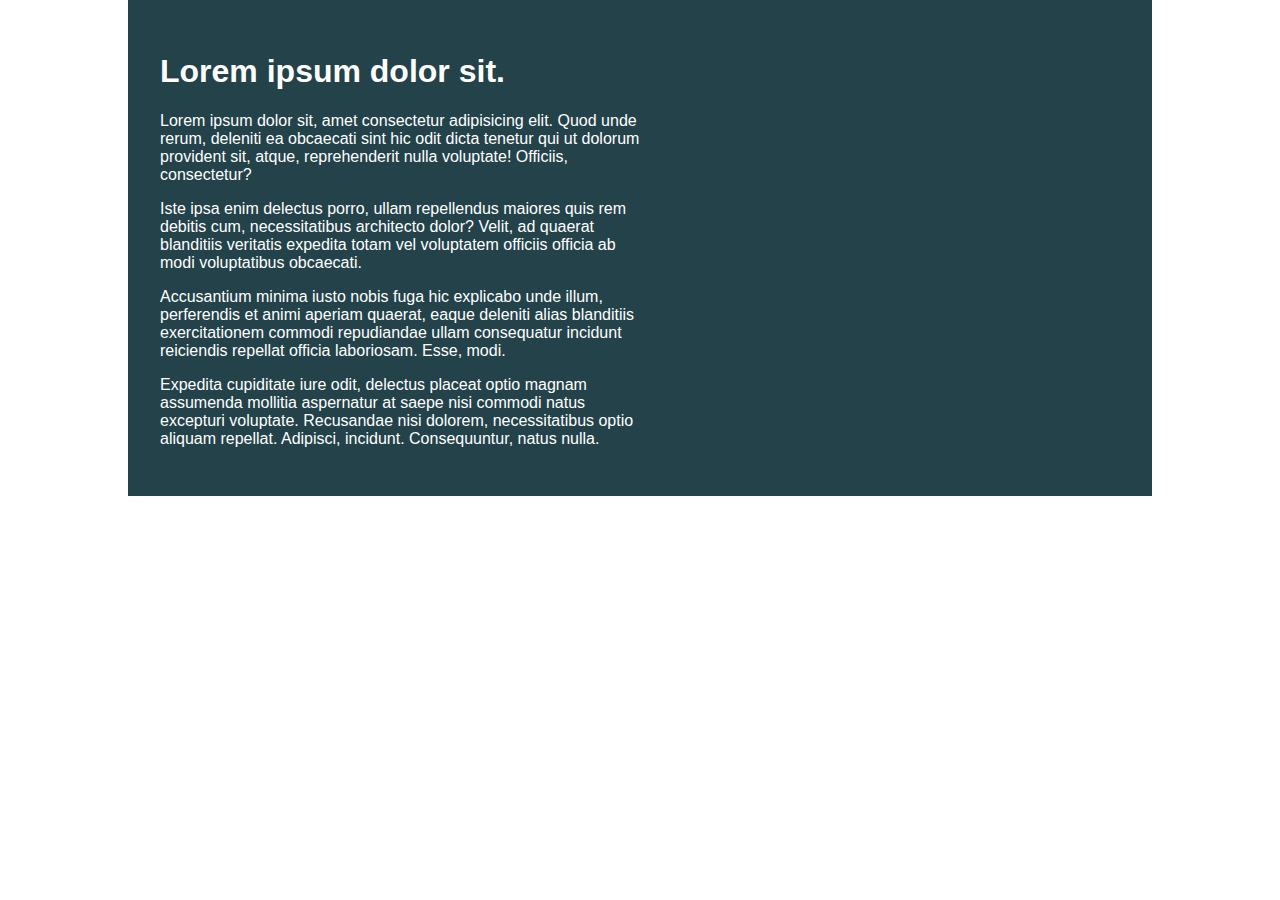
<file: challenge01/index.html>
<!DOCTYPE html>
<html lang="en">

<head>
    <meta charset="UTF-8">
    <meta name="viewport" content="width=device-width, initial-scale=1.0">
    <title>Day 01</title>

    <link rel="stylesheet" href="style.css">
</head>

<body>
    <div class="container">
        <div class="intro-content">
            <h1>Lorem ipsum dolor sit.</h1>
            <p>Lorem ipsum dolor sit, amet consectetur adipisicing elit. Quod unde rerum, deleniti ea obcaecati sint hic
                odit dicta tenetur qui ut dolorum provident sit, atque, reprehenderit nulla voluptate! Officiis,
                consectetur?</p>
            <p>Iste ipsa enim delectus porro, ullam repellendus maiores quis rem debitis cum, necessitatibus architecto
                dolor? Velit, ad quaerat blanditiis veritatis expedita totam vel voluptatem officiis officia ab modi
                voluptatibus obcaecati.</p>
            <p>Accusantium minima iusto nobis fuga hic explicabo unde illum, perferendis et animi aperiam quaerat, eaque
                deleniti alias blanditiis exercitationem commodi repudiandae ullam consequatur incidunt reiciendis
                repellat officia laboriosam. Esse, modi.</p>
            <p>Expedita cupiditate iure odit, delectus placeat optio magnam assumenda mollitia aspernatur at saepe nisi
                commodi natus excepturi voluptate. Recusandae nisi dolorem, necessitatibus optio aliquam repellat.
                Adipisci, incidunt. Consequuntur, natus nulla.</p>
        </div>
    </div>
</body>

</html>
</file>
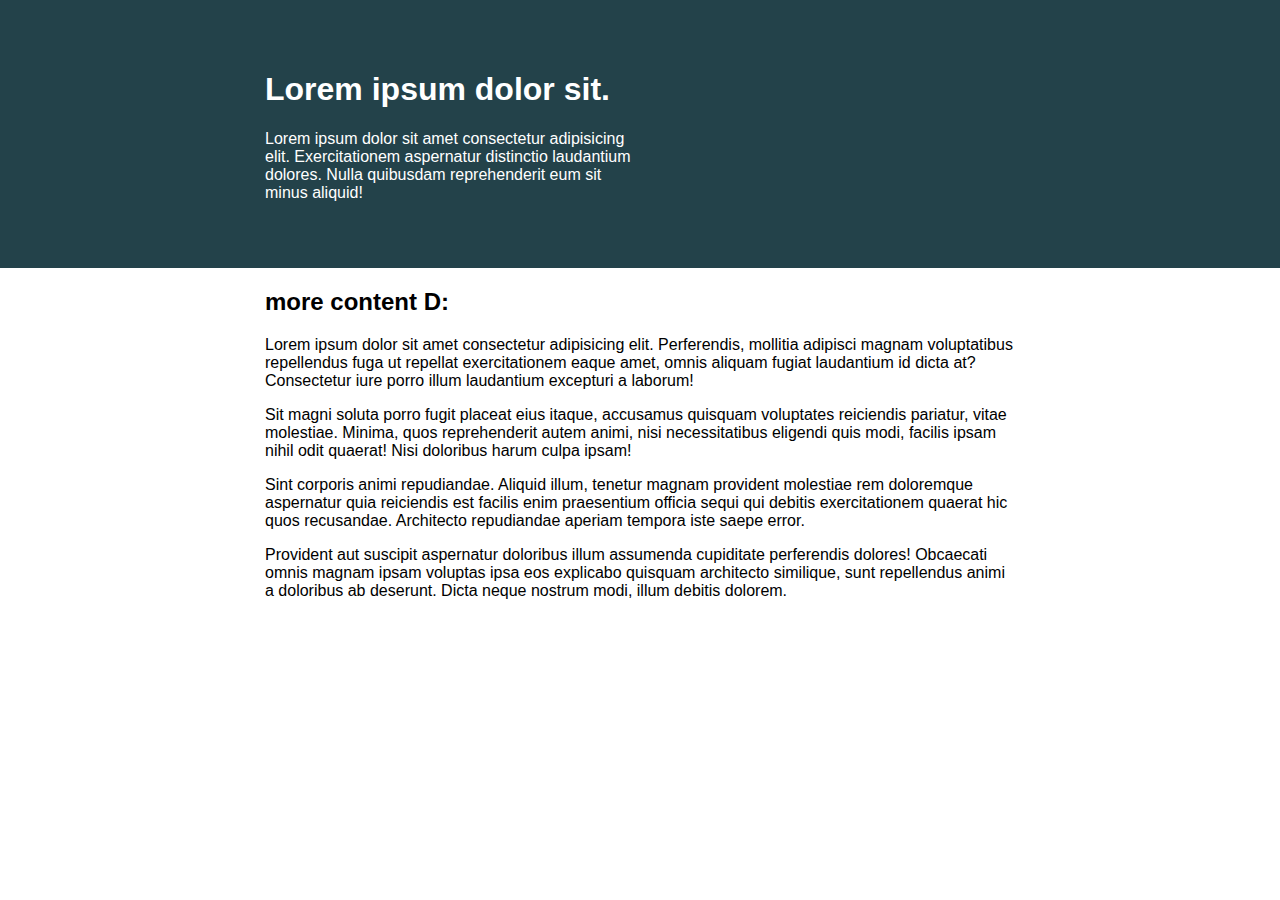
<file: challenge02/index.html>
<!DOCTYPE html>
<html lang="en">

<head>
    <meta charset="UTF-8">
    <meta name="viewport" content="width=device-width, initial-scale=1.0">
    <title>Challenge 02</title>

    <link rel="stylesheet" href="style.css">
</head>

<body>

    <div class="hero">
        <div class="container">
            <div class="intro-content">
                <h1>Lorem ipsum dolor sit.</h1>
                <p>Lorem ipsum dolor sit amet consectetur adipisicing elit. Exercitationem aspernatur distinctio
                    laudantium dolores. Nulla quibusdam reprehenderit eum sit minus aliquid!</p>
            </div>
        </div>
    </div>

    <div class="container">
        <h2>more content D:</h2>
        <p>Lorem ipsum dolor sit amet consectetur adipisicing elit. Perferendis, mollitia adipisci magnam voluptatibus
            repellendus fuga ut repellat exercitationem eaque amet, omnis aliquam fugiat laudantium id dicta at?
            Consectetur
            iure porro illum laudantium excepturi a laborum!</p>
        <p>Sit magni soluta porro fugit placeat eius itaque, accusamus quisquam voluptates reiciendis pariatur, vitae
            molestiae. Minima, quos reprehenderit autem animi, nisi necessitatibus eligendi quis modi, facilis ipsam
            nihil
            odit quaerat! Nisi doloribus harum culpa ipsam!</p>
        <p>Sint corporis animi repudiandae. Aliquid illum, tenetur magnam provident molestiae rem doloremque aspernatur
            quia
            reiciendis est facilis enim praesentium officia sequi qui debitis exercitationem quaerat hic quos
            recusandae.
            Architecto repudiandae aperiam tempora iste saepe error.</p>
        <p>Provident aut suscipit aspernatur doloribus illum assumenda cupiditate perferendis dolores! Obcaecati omnis
            magnam ipsam voluptas ipsa eos explicabo quisquam architecto similique, sunt repellendus animi a doloribus
            ab
            deserunt. Dicta neque nostrum modi, illum debitis dolorem.</p>
    </div>

</body>

</html>
</file>
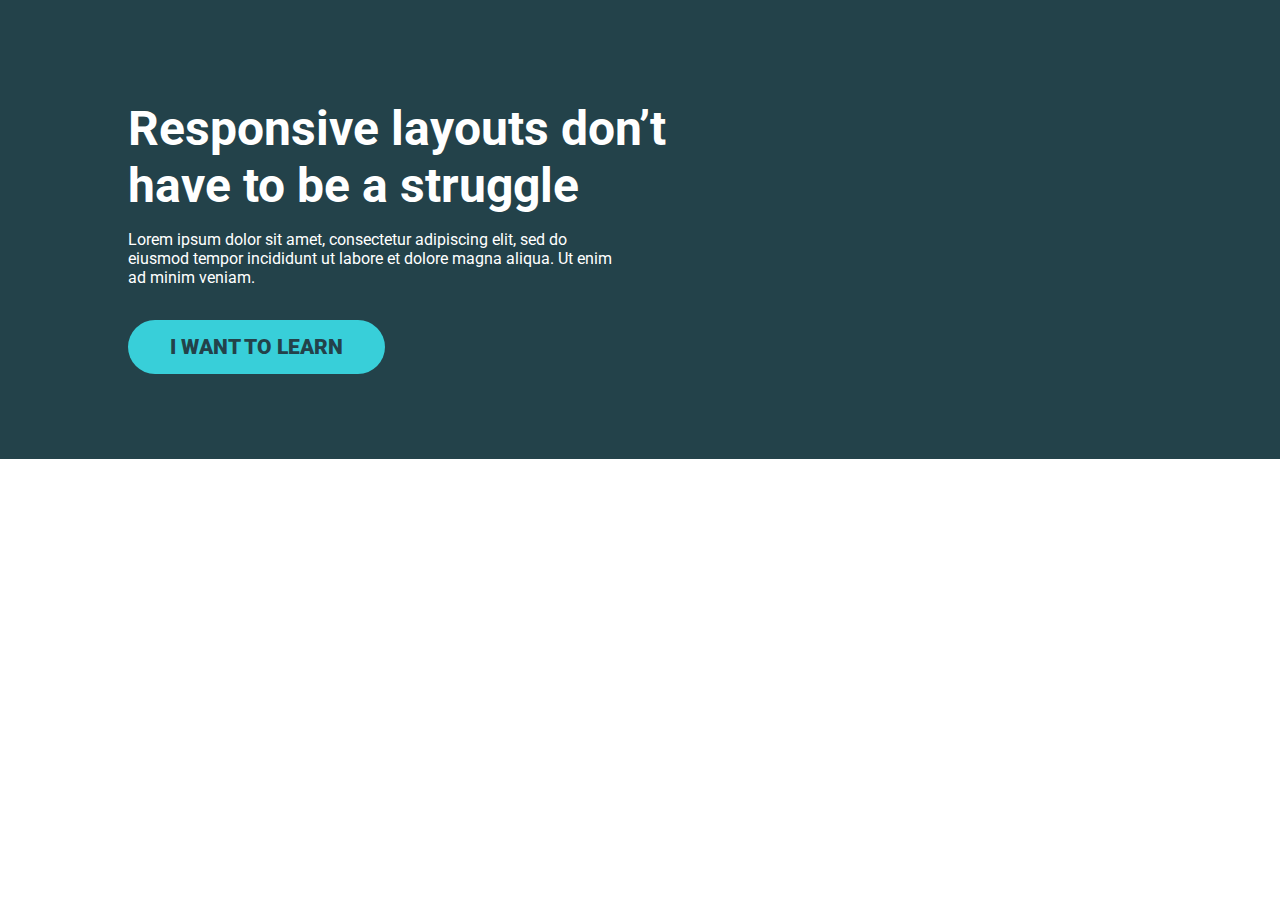
<file: challenge03/index.html>
<!DOCTYPE html>
<html lang="en">

<head>
    <meta charset="UTF-8">
    <meta name="viewport" content="width=device-width, initial-scale=1.0">
    <title>Challenge 03</title>
    <link rel="preconnect" href="https://fonts.gstatic.com">
    <link href="https://fonts.googleapis.com/css2?family=Roboto:wght@400;700;900&display=swap" rel="stylesheet">
    <link rel="stylesheet" href="style.css">
</head>

<body>
    <div class="hero">
        <div class="container">
            <div class="container__text">
                <h1>Responsive layouts don’t have to be a struggle</h1>
                <p>Lorem ipsum dolor sit amet, consectetur adipiscing elit, sed do eiusmod
                    tempor incididunt ut labore et dolore magna aliqua. Ut enim ad minim
                    veniam.</p>
                <a href="" class="btn">I want to learn</a>
            </div>
        </div>
    </div>
</body>

</html>
</file>
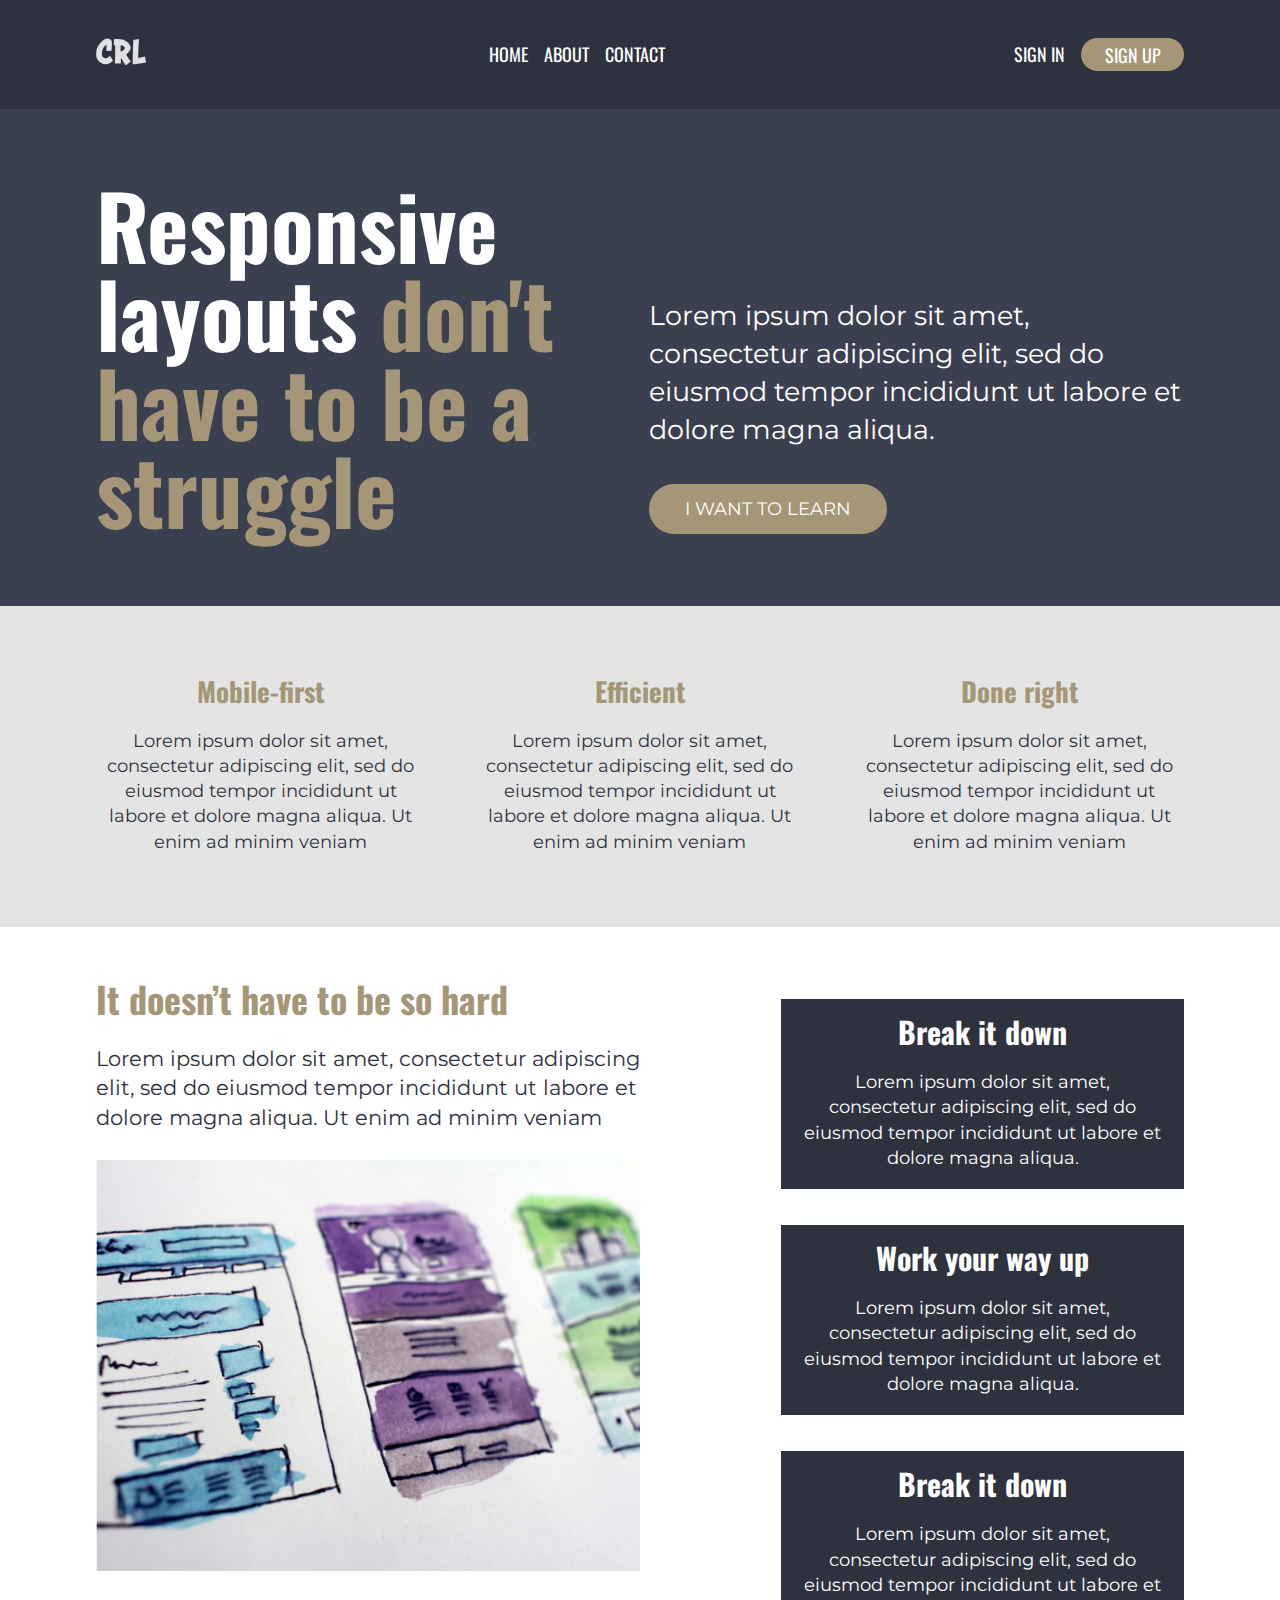
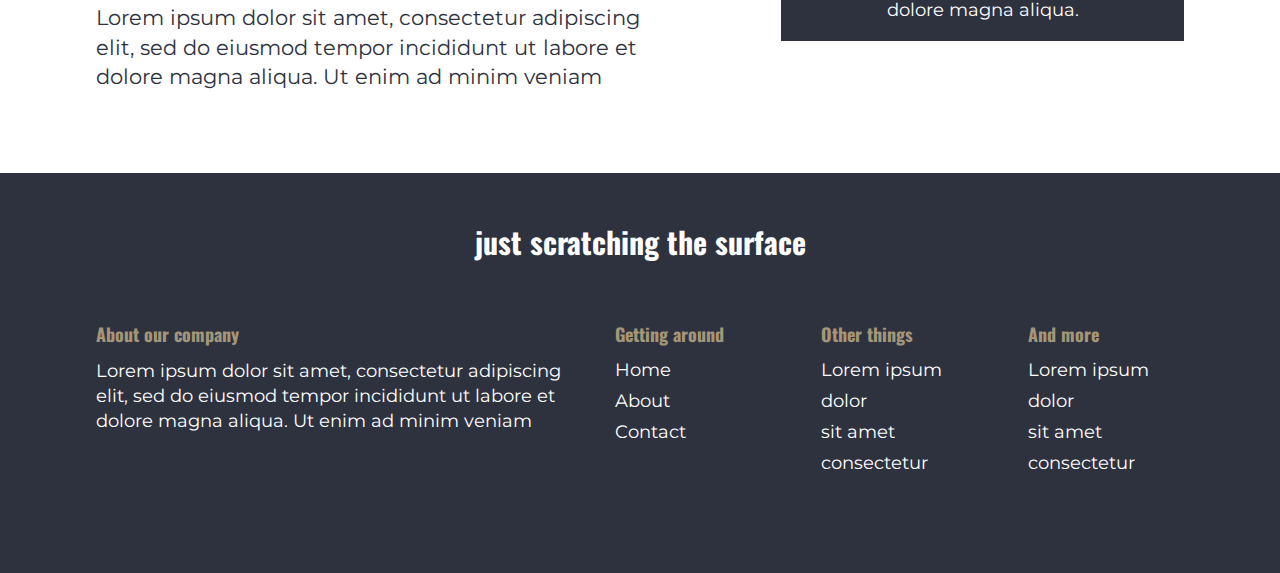
<file: final-challenge/index.html>
<!DOCTYPE html>
<html lang="en">

<head>
    <meta charset="UTF-8">
    <meta name="viewport" content="width=device-width, initial-scale=1.0">
    <link rel="preconnect" href="https://fonts.gstatic.com">
    <link href="https://fonts.googleapis.com/css2?family=Montserrat&family=Oswald:wght@700&display=swap"
        rel="stylesheet">
    <title>Final Challenge</title>
    <link rel="stylesheet" href="style.css">
</head>

<body>
    <header>
        <div class="container row">
            <button class="nav--toggle">
                <span class="hamburger"></span>
            </button>
            <a href="#" class="logo">
                <img src="img/logo.svg" alt="logo">
            </a>
            <nav class="nav row">
                <ul class="nav__list">
                    <li class="nav__item"><a href="#" class="nav__link">home</a></li>
                    <li class="nav__item"><a href="#" class="nav__link">about</a></li>
                    <li class="nav__item"><a href="#" class="nav__link">contact</a></li>
                </ul>
                <ul class="nav__list">
                    <li class="nav__item"><a href="#" class="nav__link">sign in</a></li>
                    <li class="nav__item"><a href="#" class="nav__link nav__link--button">sign up</a></li>
                </ul>
            </nav>
        </div>
    </header>

    <div class="intro">
        <div class="container row">
            <div class="col-63">
                <h1>Responsive layouts <span class="color-coklat"> don't have to be a struggle </span></h1>
            </div>
            <div class="col-35">
                <p>Lorem ipsum dolor sit amet, consectetur adipiscing elit, sed do eiusmod tempor incididunt ut
                    labore
                    et
                    dolore magna aliqua.</p>
                <a href="#" class="btn">i want to learn</a>
            </div>
        </div>
    </div>

    <main>

        <section class="section-pilihan">
            <div class="container row">
                <div class="col">
                    <h2 class="color-coklat">Mobile-first</h2>
                    <p>Lorem ipsum dolor sit amet, consectetur adipiscing elit, sed do eiusmod tempor incididunt ut
                        labore et dolore magna aliqua. Ut enim ad minim veniam</p>
                </div>
                <div class="col">
                    <h2 class="color-coklat">Efficient</h2>
                    <p>Lorem ipsum dolor sit amet, consectetur adipiscing elit, sed do eiusmod tempor incididunt ut
                        labore et dolore magna aliqua. Ut enim ad minim veniam</p>
                </div>
                <div class="col">
                    <h2 class="color-coklat">Done right</h2>
                    <p>Lorem ipsum dolor sit amet, consectetur adipiscing elit, sed do eiusmod tempor incididunt ut
                        labore et dolore magna aliqua. Ut enim ad minim veniam</p>
                </div>
            </div>
        </section>

        <section class="section-utama">
            <div class="container row">
                <div class="col-35">
                    <h2 class="color-coklat">It doesn’t have to be so hard</h2>
                    <p>Lorem ipsum dolor sit amet, consectetur adipiscing elit, sed do eiusmod tempor incididunt ut
                        labore et dolore magna aliqua. Ut enim ad minim veniam</p>
                    <img src="img/image.jpg" alt="image">
                    <p>Lorem ipsum dolor sit amet, consectetur adipiscing elit, sed do eiusmod tempor incididunt ut
                        labore et dolore magna aliqua. Ut enim ad minim veniam</p>
                </div>
                <div class="col-63">
                    <div class="row">
                        <div class="col">
                            <h2>Break it down</h2>
                            <p>Lorem ipsum dolor sit amet, consectetur adipiscing elit, sed do eiusmod tempor incididunt
                                ut labore et dolore magna aliqua.</p>
                        </div>
                        <div class="col">
                            <h2>Work your way up</h2>
                            <p>Lorem ipsum dolor sit amet, consectetur adipiscing elit, sed do eiusmod tempor incididunt
                                ut labore et dolore magna aliqua.</p>
                        </div>
                        <div class="col">
                            <h2>Break it down</h2>
                            <p>Lorem ipsum dolor sit amet, consectetur adipiscing elit, sed do eiusmod tempor incididunt
                                ut labore et dolore magna aliqua.</p>
                        </div>
                    </div>
                </div>
            </div>
        </section>

    </main>

    <footer>
        <div class="container">
            <h1>just scratching the surface</h1>
            <div class="row">
                <div class="col">
                    <h3 class="color-coklat">About our company</h3>
                    <p>Lorem ipsum dolor sit amet, consectetur adipiscing elit, sed do eiusmod tempor incididunt ut
                        labore et dolore magna aliqua. Ut enim ad minim veniam</p>
                </div>
                <div class="col">
                    <h3 class="color-coklat">Getting around</h3>
                    <ul>
                        <li><a href="#">Home</a></li>
                        <li><a href="#">About</a></li>
                        <li><a href="#">Contact</a></li>
                    </ul>
                </div>
                <div class="col">
                    <h3 class="color-coklat">Other things</h3>
                    <ul>
                        <li><a href="#">Lorem ipsum</a></li>
                        <li><a href="#">dolor</a></li>
                        <li><a href="#">sit amet</a></li>
                        <li><a href="#">consectetur</a></li>
                    </ul>
                </div>
                <div class="col">
                    <h3 class="color-coklat">And more</h3>
                    <ul>
                        <li><a href="#">Lorem ipsum</a></li>
                        <li><a href="#">dolor</a></li>
                        <li><a href="#">sit amet</a></li>
                        <li><a href="#">consectetur</a></li>
                    </ul>
                </div>
            </div>
        </div>
    </footer>

    <script src="main.js"></script>
</body>

</html>
</file>
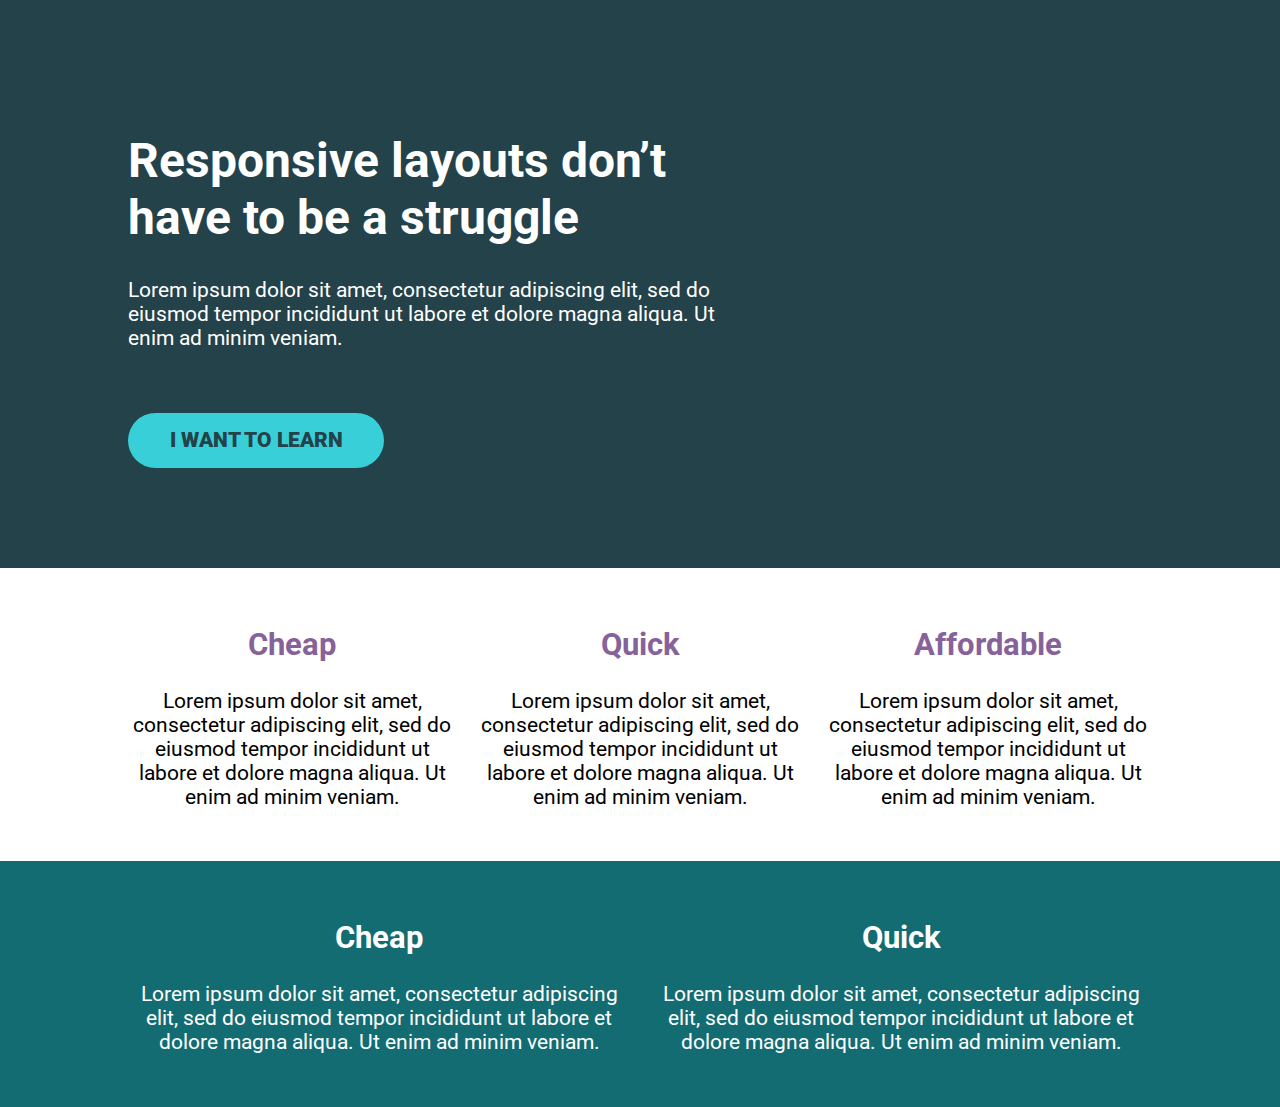
<file: flexbox-challenge01/index.html>
<!DOCTYPE html>
<html lang="en">

<head>
    <meta charset="UTF-8">
    <meta name="viewport" content="width=device-width, initial-scale=1.0">
    <title>Challenge time!</title>
    <link href="https://fonts.googleapis.com/css2?family=Roboto:wght@400;900&display=swap" rel="stylesheet">
    <link rel="stylesheet" href="style.css">
</head>

<body>
    <div class="hero">
        <div class="container">
            <div class="hero__text">
                <h1>Responsive layouts don’t have to be a struggle</h1>
                <p>Lorem ipsum dolor sit amet, consectetur adipiscing elit, sed do eiusmod tempor incididunt ut labore
                    et dolore magna aliqua. Ut enim ad minim veniam.</p>
                <a href="#" class="btn">I want to learn</a>
            </div>
        </div>
    </div>

    <section class="three">
        <div class="container">
            <div class="row">
                <div class="col">
                    <h2>Cheap</h2>
                    <p>Lorem ipsum dolor sit amet, consectetur adipiscing elit, sed do eiusmod tempor incididunt ut
                        labore
                        et dolore magna aliqua. Ut enim ad minim veniam.</p>
                </div>
                <div class="col">
                    <h2>Quick</h2>
                    <p>Lorem ipsum dolor sit amet, consectetur adipiscing elit, sed do eiusmod tempor incididunt ut
                        labore
                        et dolore magna aliqua. Ut enim ad minim veniam.</p>
                </div>
                <div class="col">
                    <h2>Affordable</h2>
                    <p>Lorem ipsum dolor sit amet, consectetur adipiscing elit, sed do eiusmod tempor incididunt ut
                        labore
                        et dolore magna aliqua. Ut enim ad minim veniam.</p>
                </div>
            </div>
        </div>
    </section>


    <section class="two">
        <div class="container">
            <div class="row">
                <div class="col">
                    <h2>Cheap</h2>
                    <p>Lorem ipsum dolor sit amet, consectetur adipiscing elit, sed do eiusmod tempor incididunt ut
                        labore
                        et
                        dolore magna aliqua. Ut enim ad minim veniam.</p>
                </div>
                <div class="col">
                    <h2>Quick</h2>
                    <p>Lorem ipsum dolor sit amet, consectetur adipiscing elit, sed do eiusmod tempor incididunt ut
                        labore
                        et
                        dolore magna aliqua. Ut enim ad minim veniam.</p>
                </div>
            </div>
        </div>
    </section>

</body>

</html>
</file>
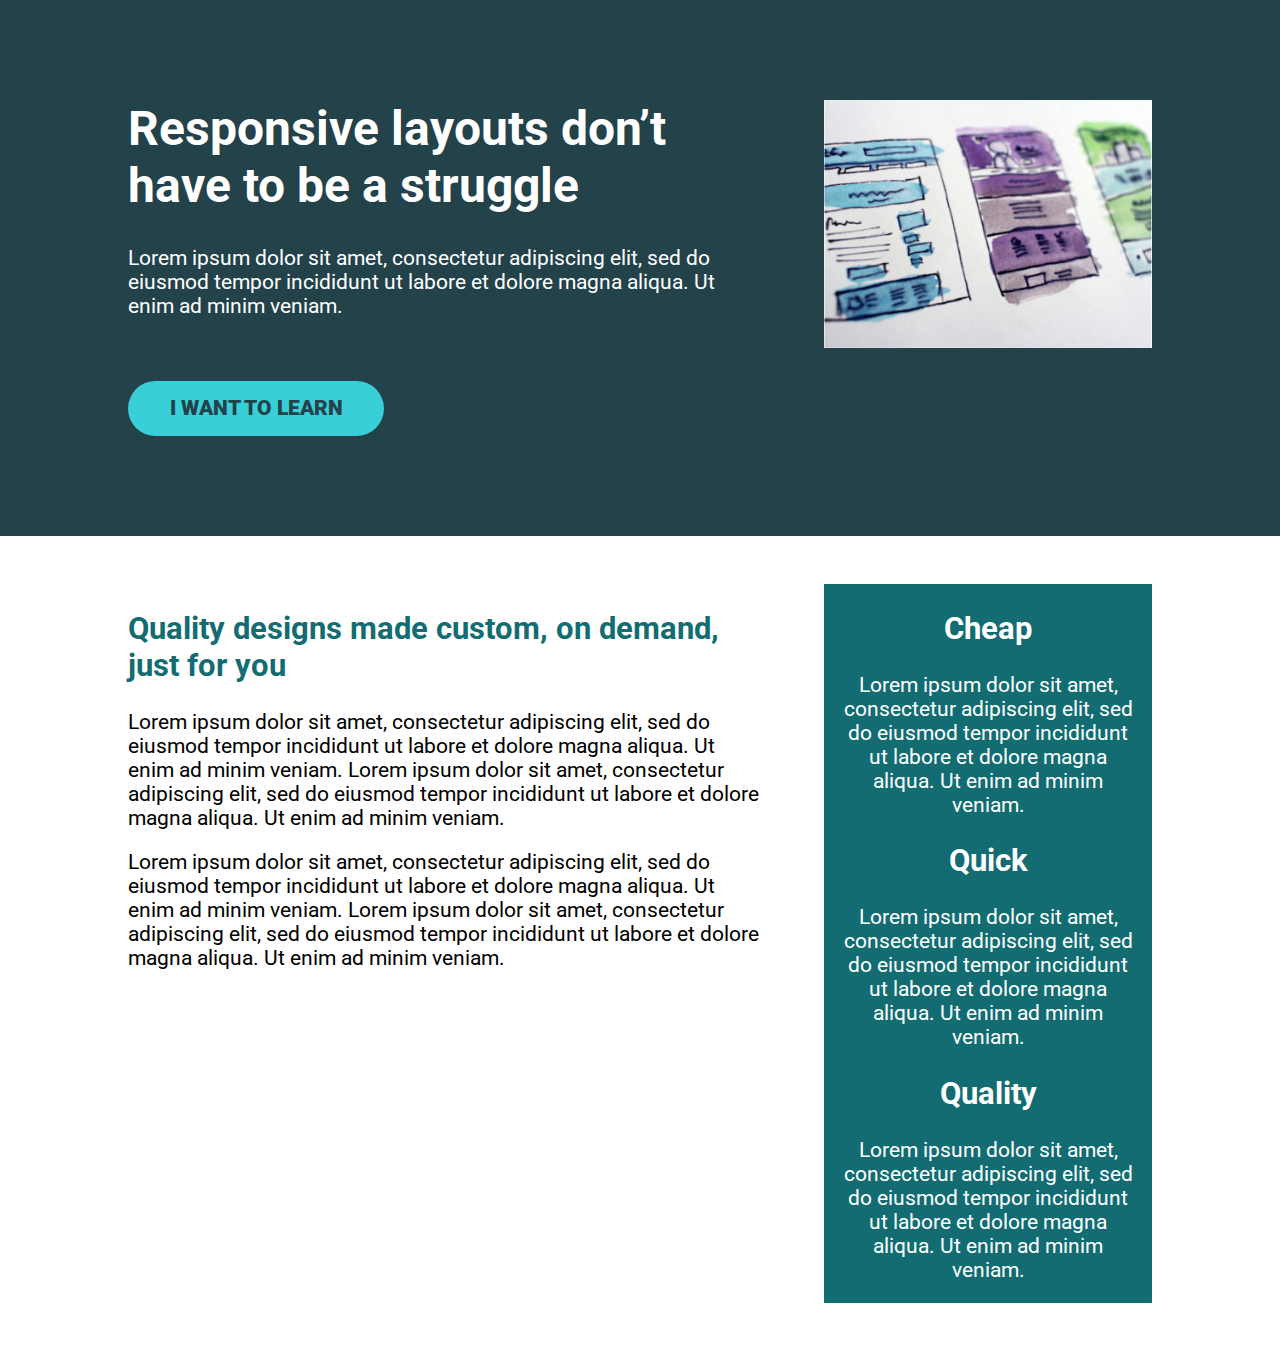
<file: flexbox-challenge02/index.html>
<!DOCTYPE html>
<html lang="en">

<head>
    <meta charset="UTF-8">
    <meta name="viewport" content="width=device-width, initial-scale=1.0">
    <title>Conquering Rsponsive Layouts</title>
    <link href="https://fonts.googleapis.com/css2?family=Roboto:wght@400;900&display=swap" rel="stylesheet">
    <link rel="stylesheet" href="style.css">
</head>

<body>
    <div class="hero">
        <div class="container row">
            <div class="hero__text">
                <h1>Responsive layouts don’t have to be a struggle</h1>
                <p>Lorem ipsum dolor sit amet, consectetur adipiscing elit, sed do eiusmod tempor incididunt ut labore
                    et dolore magna aliqua. Ut enim ad minim veniam.</p>
                <a href="#" class="btn">I want to learn</a>
            </div>
            <div class="hero__img">
                <img src="img/hero-img.jpg" alt="hero img">
            </div>
        </div>
    </div>

    <main>
        <div class="container row">
            <section>
                <h2 class="section__title">Quality designs made custom, on demand,
                    just for you
                </h2>
                <p>Lorem ipsum dolor sit amet, consectetur adipiscing elit, sed do eiusmod
                    tempor incididunt ut labore et dolore magna aliqua. Ut enim ad minim
                    veniam. Lorem ipsum dolor sit amet, consectetur adipiscing elit, sed do
                    eiusmod tempor incididunt ut labore et dolore magna aliqua. Ut enim ad
                    minim veniam.
                </p>
                <p>Lorem ipsum dolor sit amet, consectetur adipiscing elit, sed do eiusmod
                    tempor incididunt ut labore et dolore magna aliqua. Ut enim ad minim
                    veniam. Lorem ipsum dolor sit amet, consectetur adipiscing elit, sed do
                    eiusmod tempor incididunt ut labore et dolore magna aliqua. Ut enim ad
                    minim veniam.
                </p>
            </section>
            <aside>
                <h2>Cheap</h2>
                <p>Lorem ipsum dolor sit amet,
                    consectetur adipiscing elit, sed do
                    eiusmod tempor incididunt ut labore et
                    dolore magna aliqua. Ut enim ad minim
                    veniam.</p>
                <h2>Quick</h2>
                <p>Lorem ipsum dolor sit amet,
                    consectetur adipiscing elit, sed do
                    eiusmod tempor incididunt ut labore et
                    dolore magna aliqua. Ut enim ad minim
                    veniam.</p>
                <h2>Quality</h2>
                <p>Lorem ipsum dolor sit amet,
                    consectetur adipiscing elit, sed do
                    eiusmod tempor incididunt ut labore et
                    dolore magna aliqua. Ut enim ad minim
                    veniam.</p>
            </aside>
        </div>
    </main>


</body>

</html>
</file>
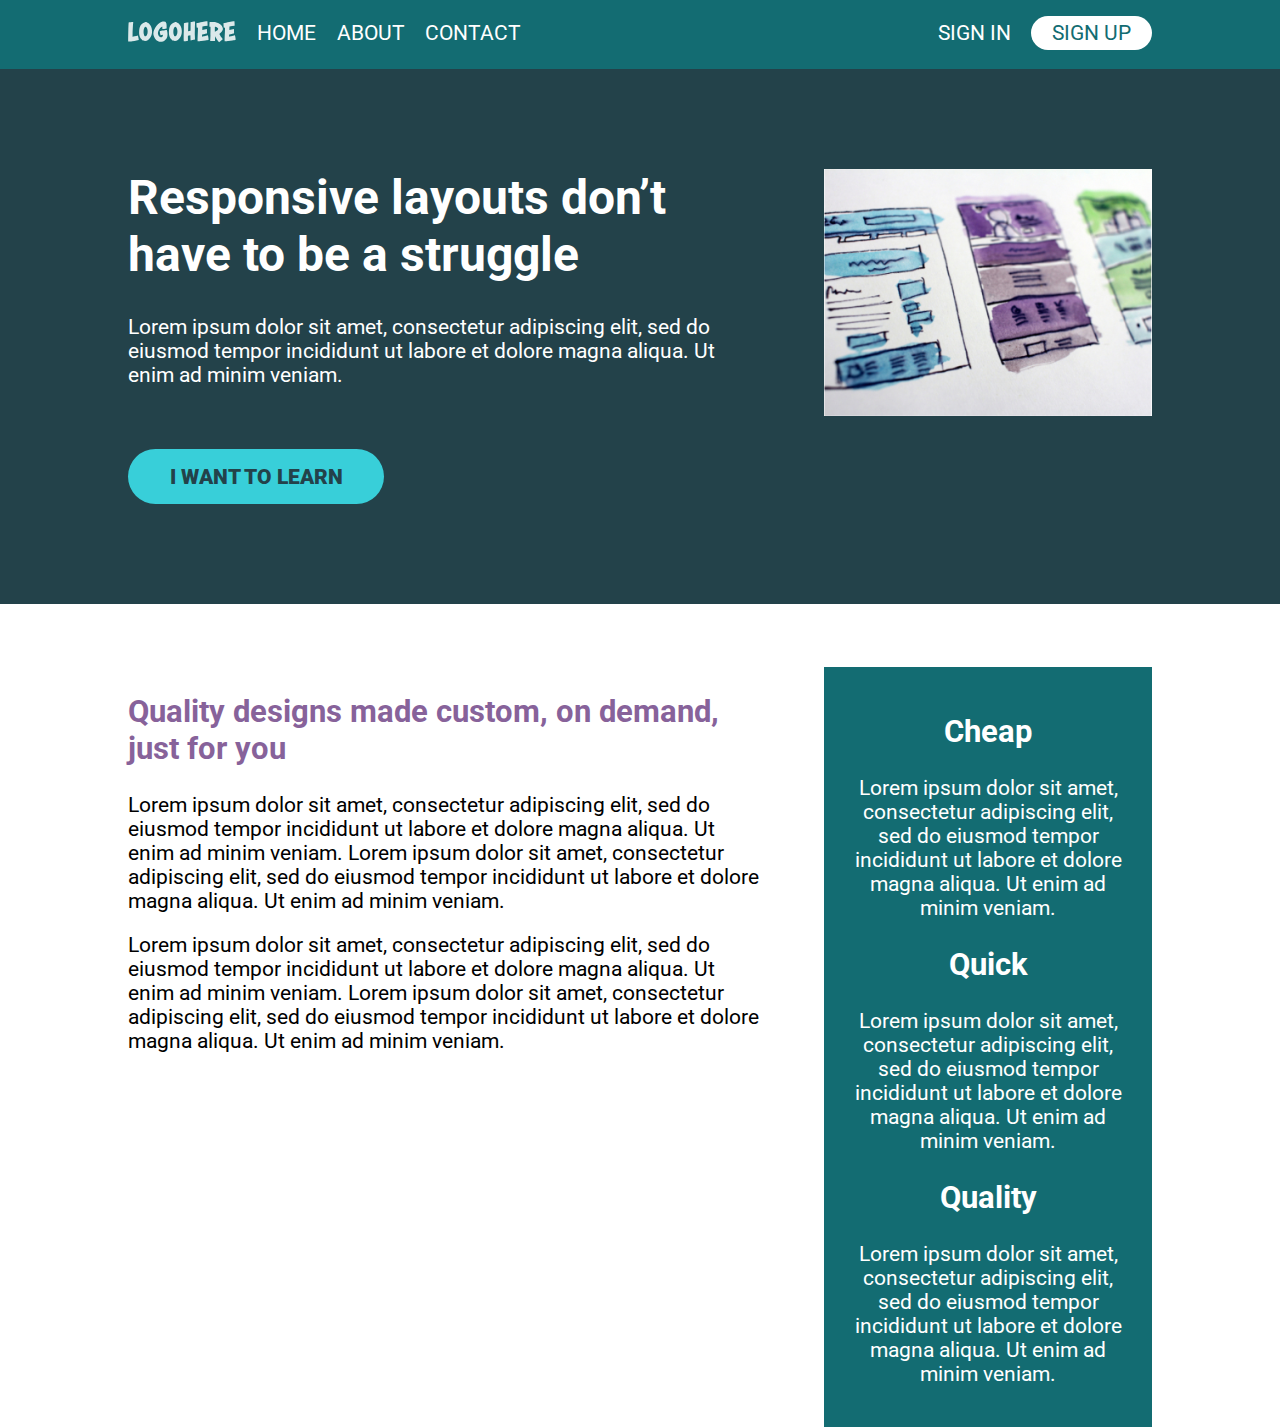
<file: flexbox-challenge03/index.html>
<!DOCTYPE html>
<html lang="en">

<head>
    <meta charset="UTF-8">
    <meta name="viewport" content="width=device-width, initial-scale=1.0">
    <title>Conquering Responsive Layouts</title>
    <link href="https://fonts.googleapis.com/css2?family=Roboto:wght@400;900&display=swap" rel="stylesheet">
    <link rel="stylesheet" href="style.css">
</head>

<body>
    <header>
        <div class="container">
            <nav class="nav row">
                <div class="logo">
                    <img src="img/logo.svg" alt="logo">
                </div>

                <ul class="nav__list nav__list--primary">
                    <li class="nav__item"><a href="#" class="nav__link">Home</a></li>
                    <li class="nav__item"><a href="#" class="nav__link">About</a></li>
                    <li class="nav__item"><a href="#" class="nav__link">Contact</a></li>
                </ul>

                <ul class="nav__list">
                    <li class="nav__item"><a href="#" class="nav__link">Sign In</a></li>
                    <li class="nav__item"><a href="#" class="nav__link nav__link--button">Sign up</a></li>
                </ul>
            </nav>
        </div>
    </header>

    <section class="hero">
        <div class="container row">
            <div class="hero__text">
                <h1>Responsive layouts don’t have to be a struggle</h1>
                <p>Lorem ipsum dolor sit amet, consectetur adipiscing elit, sed do eiusmod tempor incididunt ut labore
                    et dolore magna aliqua. Ut enim ad minim veniam.</p>
                <a href="#" class="btn">I want to learn</a>
            </div>
            <img src="img/hero-img.jpg" alt="UX design sketches" class="hero__img">
        </div>
    </section>

    <main class="main container row">
        <section class="primary-content">
            <h2 class="section-title">Quality designs made custom, on demand, just for you</h2>
            <p>Lorem ipsum dolor sit amet, consectetur adipiscing elit, sed do eiusmod tempor incididunt ut labore et
                dolore magna aliqua. Ut enim ad minim veniam. Lorem ipsum dolor sit amet, consectetur adipiscing elit,
                sed do eiusmod tempor incididunt ut labore et dolore magna aliqua. Ut enim ad minim veniam.</p>
            <p>Lorem ipsum dolor sit amet, consectetur adipiscing elit, sed do eiusmod tempor incididunt ut labore et
                dolore magna aliqua. Ut enim ad minim veniam. Lorem ipsum dolor sit amet, consectetur adipiscing elit,
                sed do eiusmod tempor incididunt ut labore et dolore magna aliqua. Ut enim ad minim veniam.</p>
        </section>
        <aside class="sidebar">
            <h2 class="sidebar-title">Cheap</h2>
            <p>Lorem ipsum dolor sit amet, consectetur adipiscing elit, sed do eiusmod tempor incididunt ut labore et
                dolore magna aliqua. Ut enim ad minim veniam.</p>

            <h2 class="sidebar-title">Quick</h2>
            <p>Lorem ipsum dolor sit amet, consectetur adipiscing elit, sed do eiusmod tempor incididunt ut labore et
                dolore magna aliqua. Ut enim ad minim veniam.</p>

            <h2 class="sidebar-title">Quality</h2>
            <p>Lorem ipsum dolor sit amet, consectetur adipiscing elit, sed do eiusmod tempor incididunt ut labore et
                dolore magna aliqua. Ut enim ad minim veniam.</p>
        </aside>
    </main>



</body>

</html>
</file>
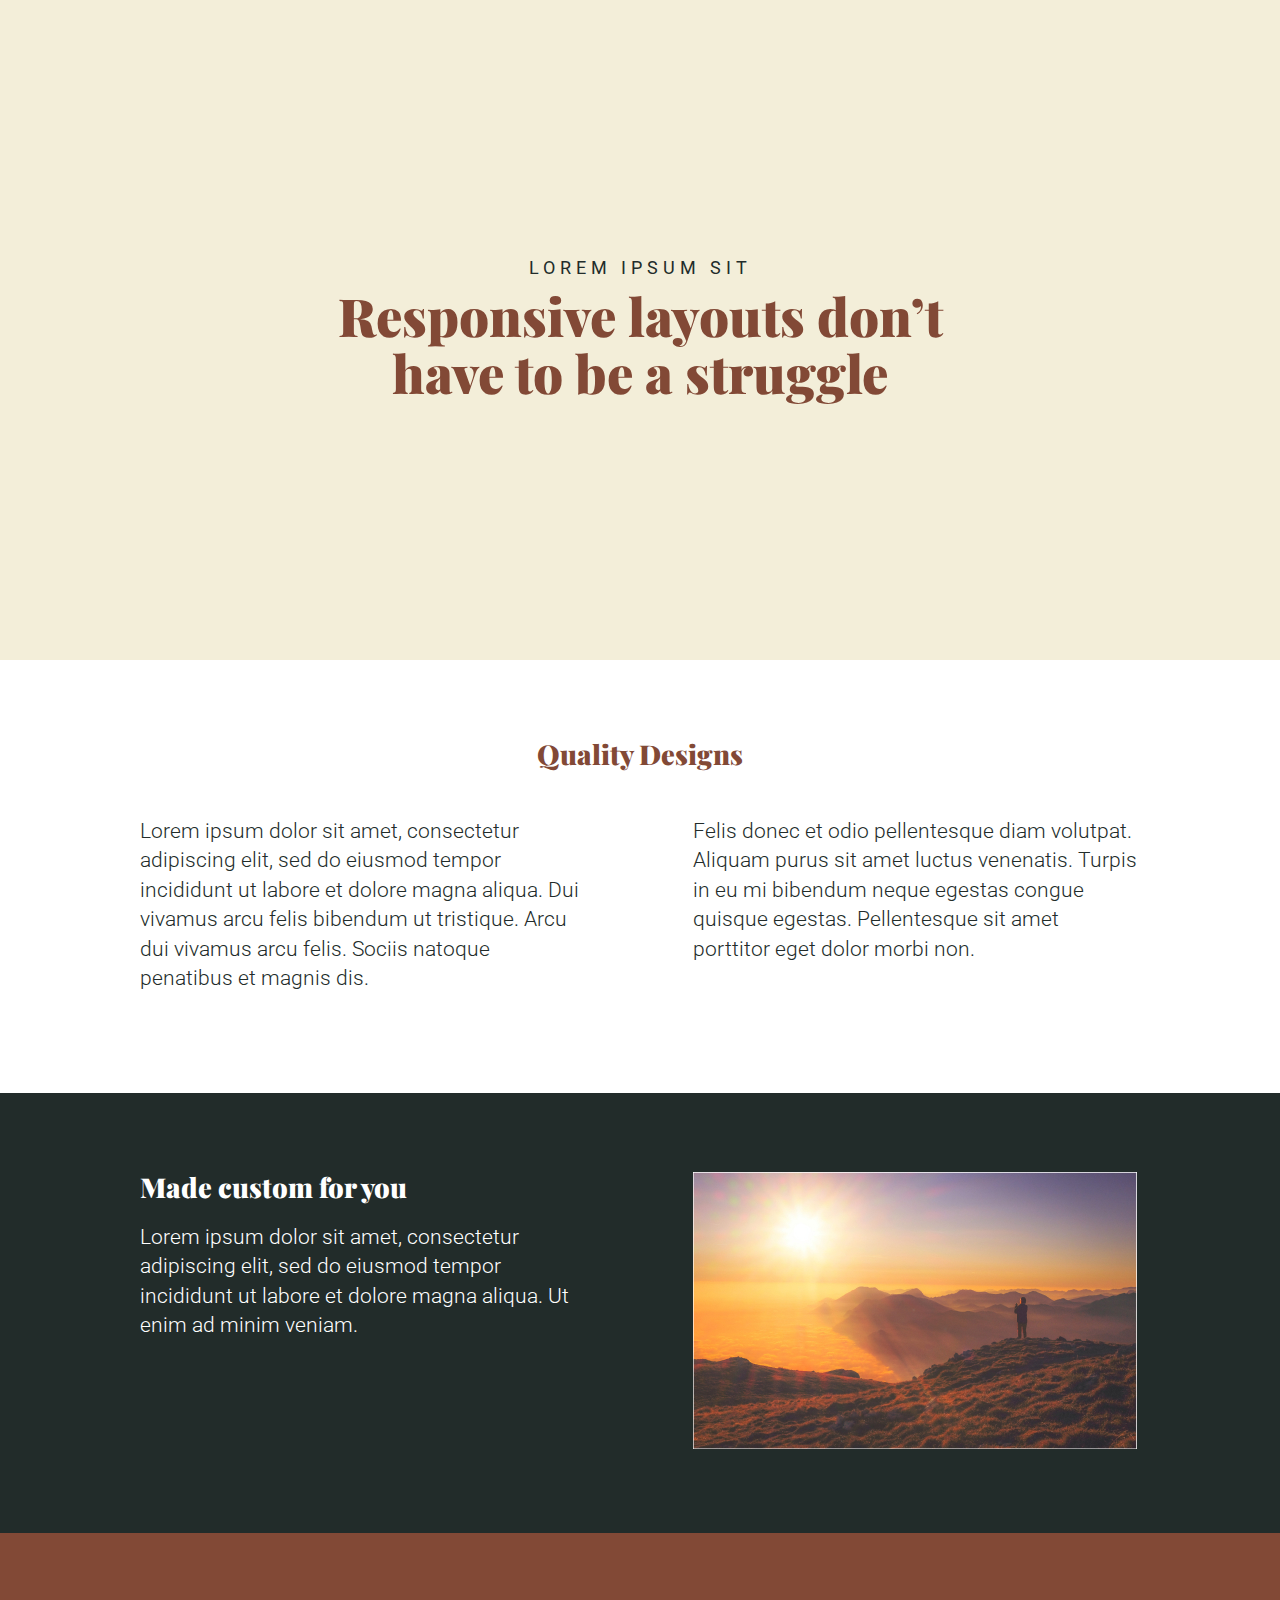
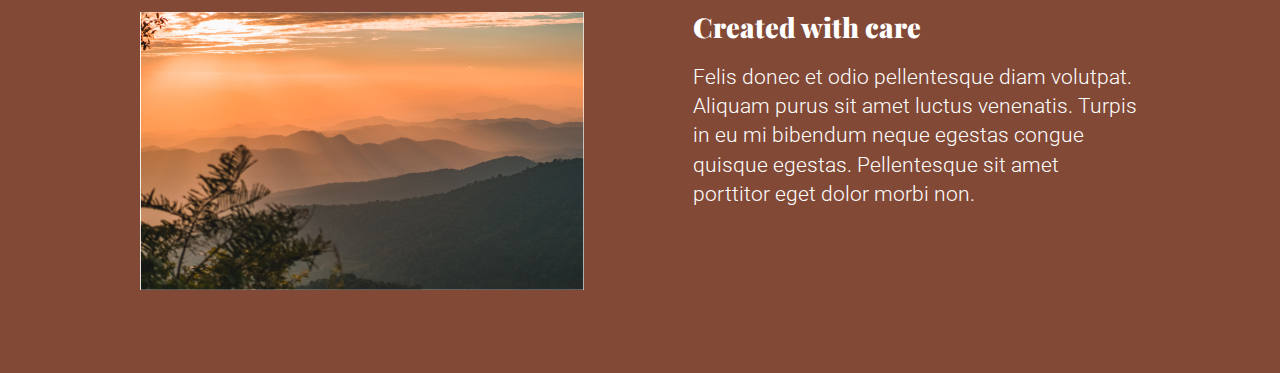
<file: flexbox-challenge04/index.html>
<!DOCTYPE html>
<html lang="en">

<head>
    <meta charset="UTF-8">
    <meta name="viewport" content="width=device-width, initial-scale=1.0">
    <link rel="preconnect" href="https://fonts.gstatic.com">
    <link
        href="https://fonts.googleapis.com/css2?family=Playfair+Display:wght@900&family=Roboto:wght@300;400&display=swap"
        rel="stylesheet">
    <title>Flexbox Challenge 04</title>
    <link rel="stylesheet" href="style.css">
</head>

<body>
    <section class="section-hero row">
        <div class="container">
            <h6 class="hero__text">lorem ipsum sit</h6>
            <h1 class="hero__title">Responsive layouts don’t<br>
                have to be a struggle</h1>
        </div>
    </section>

    <section class="section-dua">
        <div class="container">
            <h2 class="section__title section__title--dark">Quality Designs</h2>
            <div class="row">
                <div class="col">
                    <p>Lorem ipsum dolor sit amet, consectetur adipiscing elit,
                        sed do eiusmod tempor incididunt ut labore et dolore
                        magna aliqua. Dui vivamus arcu felis bibendum ut
                        tristique. Arcu dui vivamus arcu felis. Sociis natoque
                        penatibus et magnis dis. </p>
                </div>
                <div class="col">
                    <p>Felis donec et odio pellentesque diam volutpat. Aliquam
                        purus sit amet luctus venenatis. Turpis in eu mi
                        bibendum neque egestas congue quisque egestas.
                        Pellentesque sit amet porttitor eget dolor morbi non.</p>
                </div>
            </div>
        </div>
    </section>

    <section class="section-tiga">
        <div class="container">
            <div class="row">
                <div class="col">
                    <h2 class="section__title">Made custom for you</h2>
                    <p>Lorem ipsum dolor sit amet, consectetur adipiscing elit,
                        sed do eiusmod tempor incididunt ut labore et dolore
                        magna aliqua. Ut enim ad minim veniam.</p>
                </div>
                <div class="col">
                    <img src="img/image-01.jpg" alt="image-01">
                </div>
            </div>
        </div>
    </section>

    <section class="section-empat">
        <div class="container">
            <div class="row">
                <div class="col">
                    <h2 class="section__title">Created with care</h2>
                    <p>Felis donec et odio pellentesque diam volutpat. Aliquam
                        purus sit amet luctus venenatis. Turpis in eu mi
                        bibendum neque egestas congue quisque egestas.
                        Pellentesque sit amet porttitor eget dolor morbi non.</p>
                </div>
                <div class="col">
                    <img src="img/image-02.jpg" alt="image-02">
                </div>
            </div>
        </div>
    </section>
</body>

</html>
</file>
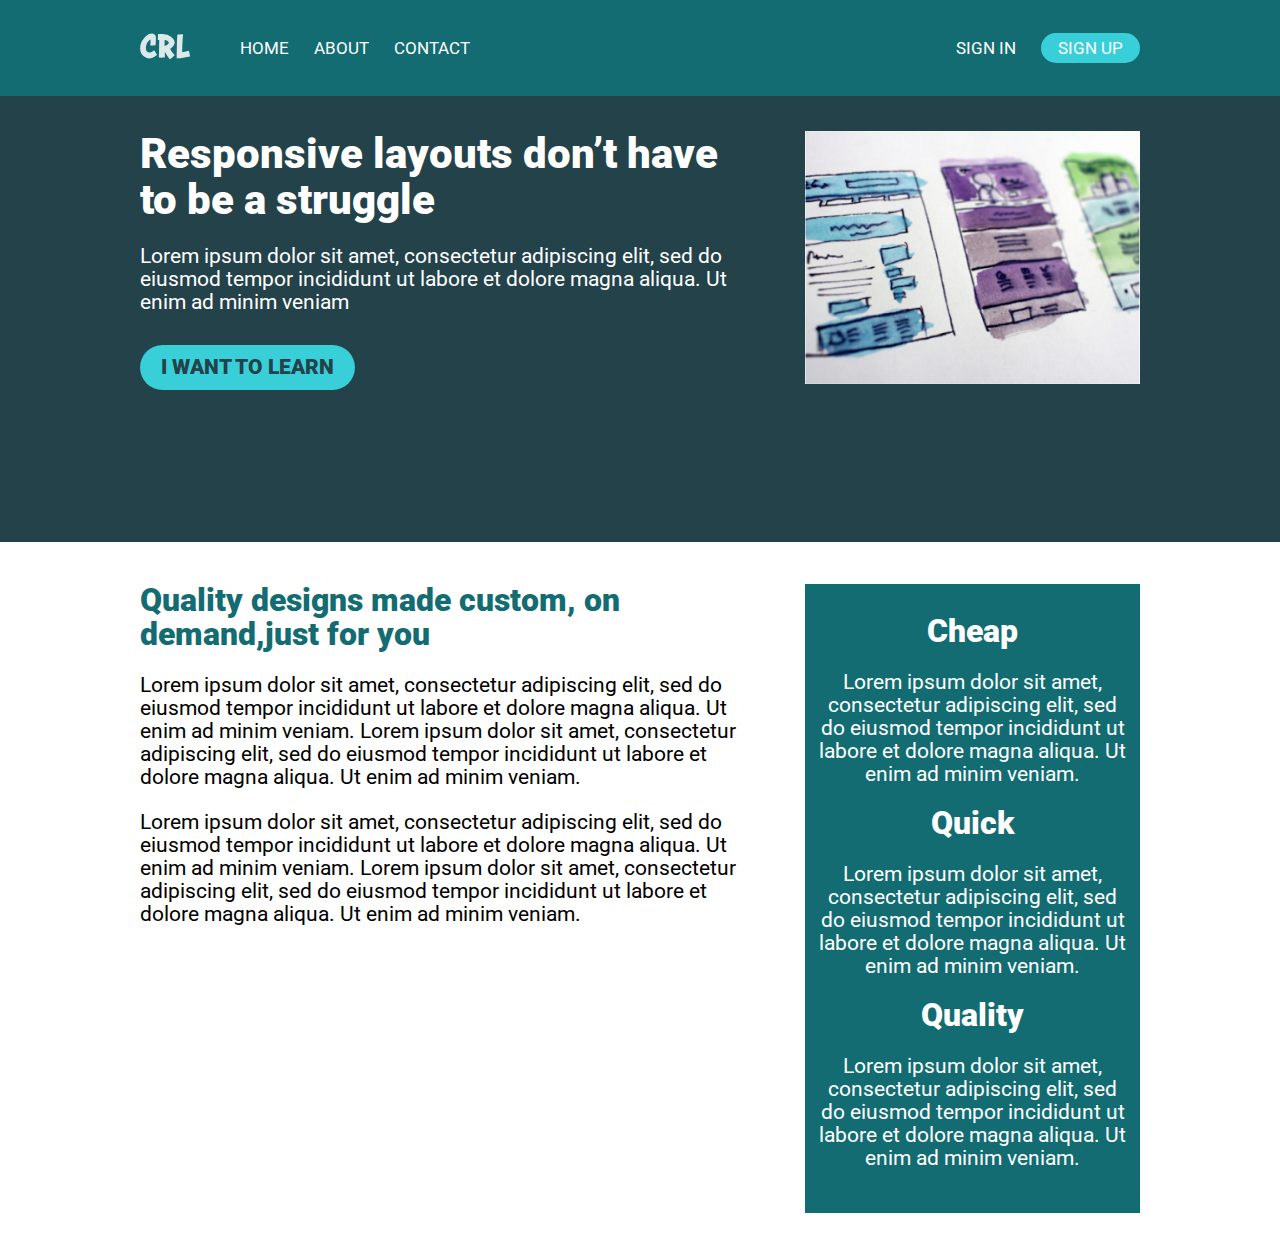
<file: nav-challenge04-alifriow/index.html>
<!DOCTYPE html>
<html lang="en">

<head>
    <meta charset="UTF-8">
    <meta name="viewport" content="width=device-width, initial-scale=1.0">
    <link rel="preconnect" href="https://fonts.gstatic.com">
    <link href="https://fonts.googleapis.com/css2?family=Roboto:wght@400;900&display=swap" rel="stylesheet">
    <title>Challenge 04</title>
    <link rel="stylesheet" href="style.css">
</head>

<body>

    <header>
        <div class="container row">
            <button class="nav-toogle">
                <span class="hamburger"></span>
            </button>
            <a href="#" class="nav-logo">
                <img src="img/logo.svg" alt="logo">
            </a>
            <nav class="nav row">
                <ul class="nav__list nav__list-primary">
                    <li class="nav__item"><a href="#" class="nav__link">home</a></li>
                    <li class="nav__item"><a href="#" class="nav__link">about</a></li>
                    <li class="nav__item"><a href="#" class="nav__link">contact</a></li>
                </ul>
                <ul class="nav__list">
                    <li class="nav__item"><a href="#" class="nav__link">sign in</a></li>
                    <li class="nav__item"><a href="#" class="nav__link nav__link--button">sign up</a></li>
                </ul>
            </nav>
        </div>
    </header>

    <section class="section-hero">
        <div class="container row">
            <div class="left">
                <h1>Responsive layouts don’t have to be a struggle</h1>
                <p>Lorem ipsum dolor sit amet, consectetur adipiscing elit, sed do eiusmod
                    tempor incididunt ut labore et dolore magna aliqua. Ut enim ad minim
                    veniam</p>
                <a href="#" class="btn">i want to learn</a>
            </div>
            <div class="right">
                <img src="img/hero-img.jpg" alt="hero-img" class="hero-img">
            </div>
        </div>
    </section>

    <main>
        <section class="section-offer">
            <div class="container row">
                <div class="left">
                    <h2 class="offer-title">Quality designs made custom, on demand,just for you</h2>
                    <p>Lorem ipsum dolor sit amet, consectetur adipiscing elit, sed do eiusmod
                        tempor incididunt ut labore et dolore magna aliqua. Ut enim ad minim
                        veniam. Lorem ipsum dolor sit amet, consectetur adipiscing elit, sed do
                        eiusmod tempor incididunt ut labore et dolore magna aliqua. Ut enim ad
                        minim veniam.
                    </p>
                    <p>Lorem ipsum dolor sit amet, consectetur adipiscing elit, sed do eiusmod
                        tempor incididunt ut labore et dolore magna aliqua. Ut enim ad minim
                        veniam. Lorem ipsum dolor sit amet, consectetur adipiscing elit, sed do
                        eiusmod tempor incididunt ut labore et dolore magna aliqua. Ut enim ad
                        minim veniam.
                    </p>
                </div>
                <div class="right">
                    <div class="kotak">
                        <div class="col">
                            <h2>Cheap</h2>
                            <p>Lorem ipsum dolor sit amet, consectetur adipiscing elit, sed do eiusmod tempor incididunt
                                ut labore et dolore magna aliqua. Ut enim ad minim veniam.</p>
                        </div>
                        <div class="col">
                            <h2>Quick</h2>
                            <p>Lorem ipsum dolor sit amet, consectetur adipiscing elit, sed do eiusmod tempor incididunt
                                ut labore et dolore magna aliqua. Ut enim ad minim veniam.</p>
                        </div>
                        <div class="col">
                            <h2>Quality</h2>
                            <p>Lorem ipsum dolor sit amet, consectetur adipiscing elit, sed do eiusmod tempor incididunt
                                ut labore et dolore magna aliqua. Ut enim ad minim veniam.</p>
                        </div>
                    </div>
                </div>
            </div>
        </section>
    </main>

    <script src="script.js"></script>
</body>

</html>
</file>
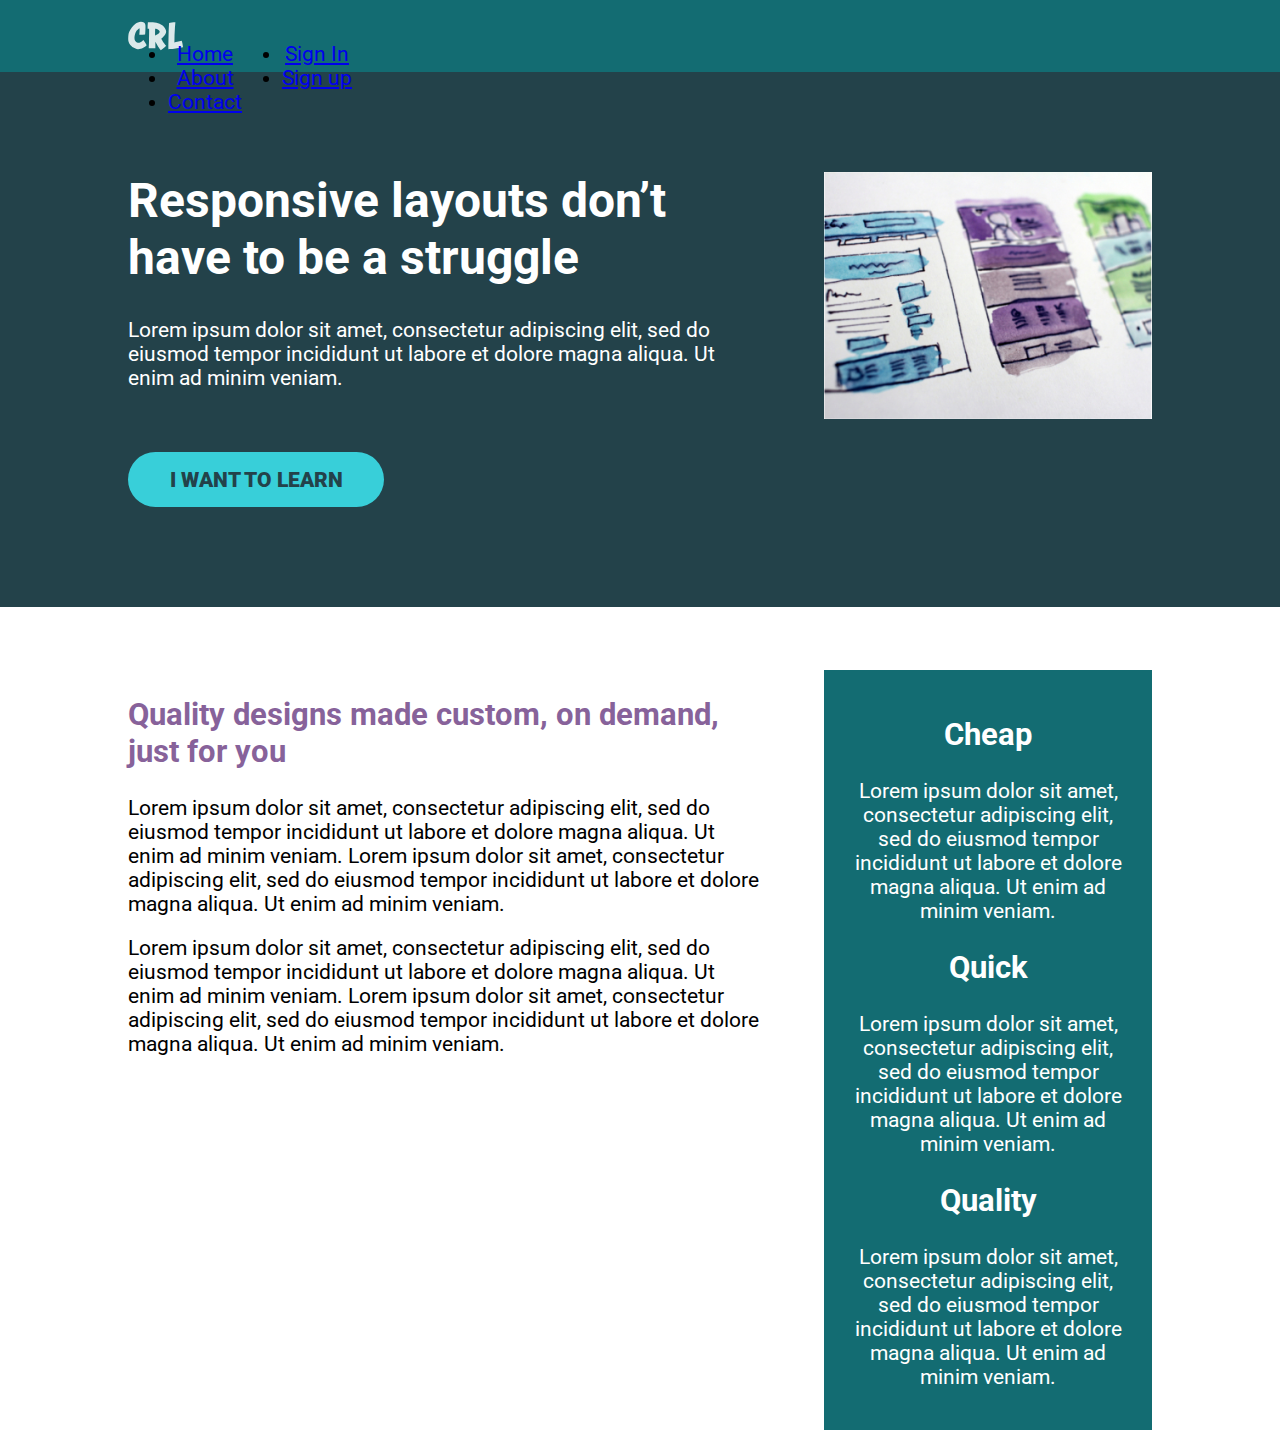
<file: nav-challenge_2/index.html>
<!DOCTYPE html>
<html lang="en">
<head>
    <meta charset="UTF-8">
    <meta name="viewport" content="width=device-width, initial-scale=1.0">
    <title>Conquering Responsive Layouts</title>
    <link href="https://fonts.googleapis.com/css2?family=Roboto:wght@400;900&display=swap" rel="stylesheet"> 
    <link rel="stylesheet" href="style.css">
</head>
<body>
    <header> 
        <div class="container row">
            <button class="nav-toggle" aria-label="open navigation">
                <span class="hamburger"></span>
            </button>
            <a class="logo" href="#">
                <img src="img/logo.svg" alt="conquering responsive layouts">
            </a>
            <nav class="nav">
                <ul class="nav__list nav__list--primary">
                    <li class="nav__item"><a href="#" class="nav__link">Home</a></li>
                    <li class="nav__item"><a href="#" class="nav__link">About</a></li>
                    <li class="nav__item"><a href="#" class="nav__link">Contact</a></li>
                </ul>
                <ul class="nav__list nav__list--secondary">
                    <li class="nav__item"><a href="#" class="nav__link">Sign In</a></li>
                    <li class="nav__item"><a href="#" class="nav__link nav__link--button">Sign up</a></li>
                </ul>
            </nav>
        </div>
    </header>
    
    <section class="hero">
        <div class="container row">
            <div class="hero__text">
                <h1>Responsive layouts don’t have to be a struggle</h1>
                <p>Lorem ipsum dolor sit amet, consectetur adipiscing elit, sed do eiusmod tempor incididunt ut labore et dolore magna aliqua. Ut enim ad minim veniam.</p>
                <a href="#" class="btn">I want to learn</a>
            </div>
            <img src="img/hero-img.jpg" alt="UX design sketches" class="hero__img">
        </div>
    </section> 

    <main class="main container row">
            <section class="primary-content">
                <h2 class="section-title">Quality designs made custom, on demand, just for you</h2>
                <p>Lorem ipsum dolor sit amet, consectetur adipiscing elit, sed do eiusmod tempor incididunt ut labore et dolore magna aliqua. Ut enim ad minim veniam. Lorem ipsum dolor sit amet, consectetur adipiscing elit, sed do eiusmod tempor incididunt ut labore et dolore magna aliqua. Ut enim ad minim veniam.</p>
                <p>Lorem ipsum dolor sit amet, consectetur adipiscing elit, sed do eiusmod tempor incididunt ut labore et dolore magna aliqua. Ut enim ad minim veniam. Lorem ipsum dolor sit amet, consectetur adipiscing elit, sed do eiusmod tempor incididunt ut labore et dolore magna aliqua. Ut enim ad minim veniam.</p>
            </section>
            <aside class="sidebar">
                <h2 class="sidebar-title">Cheap</h2>
                <p>Lorem ipsum dolor sit amet, consectetur adipiscing elit, sed do eiusmod tempor incididunt ut labore et dolore magna aliqua. Ut enim ad minim veniam.</p>

                <h2 class="sidebar-title">Quick</h2>
                <p>Lorem ipsum dolor sit amet, consectetur adipiscing elit, sed do eiusmod tempor incididunt ut labore et dolore magna aliqua. Ut enim ad minim veniam.</p>

                <h2 class="sidebar-title">Quality</h2>
                <p>Lorem ipsum dolor sit amet, consectetur adipiscing elit, sed do eiusmod tempor incididunt ut labore et dolore magna aliqua. Ut enim ad minim veniam.</p>
            </aside>
    </main>

    <script src="main.js"></script>

</body>
</html>
</file>
<file: challenge01/style.css>
/* INSTRUCTIONS
 *
 * 1) Limit the total width of
 *    the .intro-conent to about half
 *    of it's parent
 *
 * 2) Stop the text from overflowing
 *    out the bottom at small screen
 *    widths
 *
 * You may modify the HTML if needed
 *
 */

* {
    box-sizing: border-box;
}

body {
    margin: 0;
    font-family: sans-serif;
}

.container {
    background: #23424a;
    color: white;

    width: 80%;
    margin: 0 auto;

    padding: 2em;
}

.intro-content {
    width: 50%;
}
</file>
<file: challenge02/style.css>
/* INSTRUCTIONS
 *
 * 1) Keep the text inside .intro-content
 *    in the same place, but have the background
 *    extend from one side of the viewport
 *    to the other, no matter how wide or narrow
 *    the browser is.
 *
 * 2) Limit the maximum width of the text in the
 *    bottom area.
 *
 * You may modify the HTML if needed
 * (you probably should for this challenge)
 *
 */

* {
  box-sizing: border-box;
}

body {
  margin: 0;
  font-family: sans-serif;
}

.hero {
  background: #23424a;
  color: white;
  padding: 50px 0;
}

.container {
  width: 80%;
  max-width: 750px;
  margin: 0 auto;
}

.intro-content {
  width: 50%;
}
</file>
<file: challenge03/style.css>
* {
    margin: 0;
    padding: 0;
    box-sizing: border-box;
}

body {
    font-family: 'Roboto', sans-serif;
}

.hero {
    background-color: #23424A;
    padding: 100px 0;
    color: white;
}

.container {
    width: 80%;
    max-width: 1100px;
    margin: 0 auto;
}

.container__text {
    width: 60%;
}

h1 {
    font-size: 3rem;
}

p {
    margin: 1rem 0rem 3rem;
    width: 80%;
}

.btn {
    background-color: #38CFD9;
    padding: .7em 2em;
    color: #23424A;
    text-decoration: none;
    font-size: 21px;
    text-transform: uppercase;
    border-radius: 100px;
    font-weight: 900;
}
</file>
<file: final-challenge/style.css>
* {
    margin: 0;
    padding: 0;
    box-sizing: border-box;
}

body {
    font-family: 'Montserrat', sans-serif;
    font-size: 1.125rem;
    font-weight: 400;
    color: #2E323F;
}

img {
    max-width: 100%;
}

a {
    text-decoration: none;
}

li {
    list-style: none;
}

h1,
h2,
h3,
h4,
h5,
h6 {
    font-family: 'Oswald', sans-serif;
    font-weight: 700;
    line-height: 1;
}

p {
    line-height: 1.4;
    margin: 1.3em 0;
}

.container {
    width: 85%;
    max-width: 1200px;
    margin: 0 auto;
}

.row {
    display: block;
}

.col {
    text-align: center;
    margin: 1em 0;
}

header {
    font-family: 'Oswald', sans-serif;
    background-color: #2E323F;
    padding: 1.3em 0;
    text-align: center;
}

header .container {
    position: relative;
}

header .nav--toggle {
    position: absolute;
    top: 0;
    left: 0;
    width: 3em;
    height: 3em;
    border-radius: 100%;
    border: none;
    background-color: #3B4050;
    color: white;
    cursor: pointer;
}

.hamburger {
    width: 50%;
    position: relative;
}

.hamburger,
.hamburger::after,
.hamburger::before {
    display: block;
    height: 3px;
    margin: 0 auto;
    background-color: white;
}

.hamburger::after,
.hamburger::before {
    content: "";
    display: block;
}

.hamburger::after {
    transform: translateY(-9px);
}

.hamburger::before {
    transform: translateY(6px);
}

.nav {
    visibility: hidden;
    height: 0;
    position: absolute;
}

.nav--visible {
    visibility: visible;
    height: auto;
    position: relative;
}

header .row {
    align-items: center;
    margin-left: auto;
}

.nav__list {
    display: block;
    margin: 1em 0;
}

.nav__item+.nav__item {
    margin-top: .5em;
}

.nav__link {
    color: white;
    text-transform: uppercase;
}

.nav__link:hover {
    opacity: .75;
}

.nav__link--button {
    padding: .2em 1.3em;
    background-color: #A59678;
    border-radius: 100px;
}

.intro {
    background-color: #3B4050;
    color: white;
    padding: 4em 0;
}

.intro .row {
    justify-content: space-between;
    align-items: flex-end;
}

.intro h1 {
    font-size: 5.525rem;
}

.intro p {
    font-size: 1.5em;
}

.color-coklat {
    color: #A59678;
}

.intro .btn {
    display: inline-block;
    padding: .8em 2em;
    color: white;
    background-color: #A59678;
    border-radius: 100px;
    text-transform: uppercase;
}

section,
footer {
    padding: 3em 0;
}

.section-pilihan {
    background-color: #e4e4e4;
}

.section-utama .col {
    color: white;
    background-color: #2E323F;
    padding: 1em;
    margin: 1em 0;
}

.section-utama h2 {
    font-size: 2.25rem;
}

.section-utama p {
    font-size: 1.3125rem;
}

.section-utama .col h2 {
    font-size: 1.875rem;
}

.section-utama .col p {
    font-size: 1.125rem;
}

.col p {
    margin-bottom: 0;
}

footer {
    background-color: #2E323F;
}

footer * {
    text-align: center;
    color: white;
}

footer .col {
    margin: 2em 0;
}

footer h1 {
    font-size: 1.875rem;
}

footer h3 {
    margin-bottom: .5em;
    font-size: 18px;
}

footer li {
    margin: .5em 0;
}



@media (max-width:460px) {
    .intro h1 {
        font-size: 3.5rem;
    }
}

@media (min-width:700px) {
    .row {
        display: flex;
        gap: 50px;
    }

    .nav--toggle {
        display: none;
    }

    .nav {
        visibility: visible;
        height: auto;
        position: relative;
        width: 100%;
    }

    .nav__list {
        display: flex;
        width: 100%;
        justify-content: flex-end;
    }

    .nav__item+.nav__item {
        margin: 0;
        margin-left: 1rem;
    }

    .col-63 {
        width: 47%;
    }

    .col-35 {
        width: 50%;
    }

    .section-utama .container.row {
        flex-direction: column;
    }

    .section-utama .col-35,
    .section-utama .col-63 {
        width: 100%;
    }

    footer * {
        text-align: left;
    }

    footer col {
        width: 100%;
    }

    footer h1 {
        text-align: center;
        margin-bottom: 2rem;
    }

    footer h3 {
        margin-bottom: 1rem;
    }

    footer p {
        display: flex;
        align-self: flex-start;
        margin-top: .5rem;
    }

    footer .col:first-child {
        flex: 3;
    }

    footer .col:not(:first-child) {
        flex: 1;
    }

}

@media (min-width:1000px) {
    .section-utama .container.row {
        flex-direction: row;
        justify-content: space-between;
    }

    .section-utama .col-35 {
        width: 50%;
    }

    .section-utama .col-63 {
        width: 37%;
    }

    .section-utama .col-63 .row {
        display: flex;
        flex-direction: column;
        gap: 0px;
    }
}
</file>
<file: flexbox-challenge01/style.css>
/* 
////// For this challenge ///////

- You will have to modify the HTML

- You can add new classes in the HTML
  if you need to

// Requirements
1. The headings in the first row must be
   a different color
2. The two .col at the bottom must go next
   to one another
3. The section at the bottom should have
   a dark background color and a different
   color of text
4. I've removed the "gap" that I created,
   so you'll have to add it back in

   */

*,
*::before,
*::after {
    box-sizing: border-box;
}

body {
    margin: 0;
    font-family: 'Roboto', sans-serif;
    font-size: 1.3rem;
}

h1 {
    font-size: 3rem;
}

.container {
    width: 80%;
    max-width: 1100px;
    margin: 0 auto;
}

section {
    padding: 2rem 0rem;
}

.row {
    /* display: flex => flex container */
    display: flex;

    /* can't use yet */
    gap: 20px;
}

.col {
    /* these are now flex items */
    width: 100%;
    /* background-color: greenyellow; */
}

.hero {
    padding: 100px 0;
    background-color: #23424A;
    color: #FFF;
}

.hero__text {
    width: 60%;
}

.hero p {
    margin-bottom: 3em;
}

.btn {
    display: inline-block;
    text-decoration: none;
    text-transform: uppercase;
    color: #23424A;
    font-weight: 900;
    background-color: #38CFD9;
    padding: .75em 2em;
    border-radius: 100px;
}

.btn:hover,
.btn:focus {
    opacity: .75;
}

.three,
.two {
    text-align: center;
}

.three h2 {
    color: #87629A;
}

.two {
    color: white;
    background-color: #136C72;
}
</file>
<file: flexbox-challenge02/style.css>
/* 
////// For this challenge ///////

- All text is in the text.md file

// Requirements
1. Refer to the design specs for the
   overall layout 
2. The image should line up with
   the sidebar in the section
   below

*/

*,
*::before,
*::after {
    box-sizing: border-box;
}

body {
    margin: 0;
    font-family: 'Roboto', sans-serif;
    font-size: 1.3rem;
}

img {
    max-width: 100%;
}

h1 {
    font-size: 3rem;
    margin-top: 0;
}

.container {
    width: 80%;
    max-width: 1100px;
    margin: 0 auto;
}

.row {
    /* display: flex => flex container */
    display: flex;
    justify-content: space-between;

    /* can't use yet */
    /* gap: 100px; */
}

.col {
    /* these are now flex items */
    width: 100%;
}

.col+.col {
    margin-left: 30px;
}

.hero {
    padding: 100px 0;
    background-color: #23424A;
    color: #FFF;
}

.hero__text {
    width: 62%;
}

.hero__img {
    width: 32%;
}

.hero p {
    margin-bottom: 3em;
}

.btn {
    display: inline-block;
    text-decoration: none;
    text-transform: uppercase;
    color: #23424A;
    font-weight: 900;
    background-color: #38CFD9;
    padding: .75em 2em;
    border-radius: 100px;
}

.btn:hover,
.btn:focus {
    opacity: .75;
}

main {
    padding: 3rem 0;
}

section {
    width: 62%;
}

aside {
    width: 32%;
    text-align: center;
    background-color: #136C72;
    padding: 0 1rem;
    color: white;
}

.section__title {
    color: #136C72;
}
</file>
<file: flexbox-challenge03/style.css>
/* 
////// For this challenge ///////

- All text is in the text.md file

// Requirements
   1. Get all the navigation items next to one another
   2. Add a space between all the items
*/

*,
*::before,
*::after {
    box-sizing: border-box;
}

body {
    margin: 0;
    font-family: 'Roboto', sans-serif;
    font-size: 1.3rem;
}

img {
    max-width: 100%;
}

h1 {
    font-size: 3rem;
    margin-top: 0;
}

.section-title {
    color: #87629A;
}

.btn {
    display: inline-block;
    text-decoration: none;
    text-transform: uppercase;
    color: #23424A;
    font-weight: 900;
    background-color: #38CFD9;
    padding: .75em 2em;
    border-radius: 100px;
}

.btn:hover,
.btn:focus {
    opacity: .75;
}

.container {
    width: 80%;
    max-width: 1100px;
    margin: 0 auto;
}

.row {
    display: flex;
    justify-content: space-between;
}

.col {
    /* these are now flex items */
    width: 100%;
}

.col+.col {
    margin-left: 30px;
}

header {
    background: #136c72;
    padding: 1em 0;
}

.logo {
    margin-right: 1em;
}

.nav__list {
    margin: 0;
    padding: 0;
    list-style: none;
    display: flex;
}

.nav__list--primary {
    margin-right: auto;
}

.nav__item+.nav__item {
    margin-left: 1em;
}

.nav__link {
    color: #fff;
    text-decoration: none;
    text-transform: uppercase;
}

.nav__link--button {
    background: #fff;
    color: #136c72;
    padding: .25em 1em;
    border-radius: 10em;
}

.nav__link:hover {
    opacity: .75;
}

.hero {
    padding: 100px 0;
    background-color: #23424A;
    color: #FFF;
}

.hero__text {
    width: 62%;
}

.hero__img {
    width: 32%;
    align-self: flex-start;
}

.hero p {
    margin-bottom: 3em;
}

.main {
    margin-top: 3em;
}

.primary-content {
    width: 62%;
}

.sidebar {
    width: 32%;
    padding: 1em;
    text-align: center;
    color: #fff;
    background-color: #136c72;
}
</file>
<file: flexbox-challenge04/style.css>
* {
    margin: 0;
    padding: 0;
    box-sizing: border-box;
}

body {
    font-family: 'Roboto', sans-serif;
    font-size: 1.3125rem;
    line-height: 1.1;
    font-weight: 300;
    color: #222C2A;
}

img {
    max-width: 100%;
}

section {
    padding: 3.75em 0;
}

.container {
    width: 85%;
    max-width: 1000px;
    margin: 0 auto;
}

h1,
h2 {
    font-family: 'Playfair Display', serif;
    font-weight: 900;
}

.section-hero {
    text-align: center;
    background-color: #F3EED9;
    min-height: 660px;
}

.section-hero.row {
    flex-direction: column;
    justify-content: center;
    align-items: center;
}

.hero__text {
    font-weight: 400;
    text-transform: uppercase;
    letter-spacing: 5px;
    font-size: 1.125rem;
    margin-bottom: .5em;
}

.hero__title {
    font-size: 2.5em;
    color: #824936;
}

p {
    margin: 1em 0;
    line-height: 1.4;
}

.section__title {
    font-size: 1.3em;
}

.section__title--dark {
    color: #824936;
    text-align: center;
    margin-bottom: 1em;
}

.section-tiga {
    background-color: #222C2A;
    color: white;
}

.section-empat {
    background-color: #824936;
    color: white;
}

@media (min-width:600px) {
    .row {
        display: flex;
        gap: 5em;
    }

    .col {
        width: 50%;
    }

    .section-empat .row {
        flex-direction: row-reverse;
    }
}
</file>
<file: nav-challenge04-alifriow/style.css>
* {
    margin: 0;
    padding: 0;
    box-sizing: border-box;
}

body {
    font-family: 'Roboto', sans-serif;
    line-height: 1.1;
    font-weight: 400;
    font-size: 1.3125rem;
}

a {
    text-decoration: none;
}

li {
    list-style: none;
}

img {
    max-width: 100%;
}

.container {
    width: 85%;
    max-width: 1000px;
    margin: 0 auto;
    position: relative;
}

.nav-logo {
    margin-bottom: 20px;
}

section {
    padding: 2em 0;
}

h1,
h2 {
    font-weight: 900;
}

p {
    margin: 1em 0;
}

header {
    background-color: #136C72;
    padding: 1.5em 0;
    font-size: 1.05rem;
    text-align: center;
    position: fixed;
    top: 0;
    left: 0;
    right: 0;
    z-index: 999;
}

.nav-toogle {
    cursor: pointer;
    position: absolute;
    left: 0;
    top: 0;
    width: 3em;
    height: 3em;
    border-radius: 50%;
    border: none;
    color: white;
    background: #072A2D;
}

.hamburger {
    width: 50%;
    position: relative;
}

.hamburger,
.hamburger::before,
.hamburger::after {
    display: block;
    margin: 0 auto;
    height: 3px;
    background: white;
}

.hamburger::after,
.hamburger::before {
    content: "";
    display: block;
}

.hamburger::after {
    transform: translateY(3px);
}

.hamburger::before {
    transform: translateY(-6px);
}

.nav {
    visibility: hidden;
    height: 0;
    position: absolute;
}

.nav--visible {
    visibility: visible;
    height: auto;
    position: relative;
}

.nav__list {
    margin: 1.3em 0;
}

.nav__item {
    margin: .8em 0;
}

.nav__link {
    color: white;
    text-transform: uppercase;
}

.nav__link:hover {
    opacity: .75;
}

.nav__link--button {
    padding: .3em 1em;
    background-color: #38CFD9;
    border-radius: 15px;
}

.section-hero {
    background-color: #23424A;
    color: white;
    padding: 6.25em 0;
}

.btn {
    display: inline-block;
    margin: .5em 0 1em;
    padding: .5em 1em;
    background-color: #38CFD9;
    color: #23424A;
    border-radius: 100px;
    text-transform: uppercase;
    font-weight: 900;
}

.btn:hover {
    opacity: .75;
}

.offer-title {
    color: #136C72;
}

.kotak {
    background-color: #136C72;
    color: white;
    padding: 1em .5em;
}

.col {
    margin: .5em 0;
}

@media (min-width:700px) {
    .row {
        display: flex;
        justify-content: space-between;
        gap: 3em;
    }

    .kotak {
        text-align: center;
    }

    .left {
        width: 63%;
    }

    .right {
        width: 35%;
    }

    .nav-logo {
        margin-bottom: 0px !important;
    }

    header .container.row {
        align-items: center;
    }

    .nav {
        visibility: visible;
        height: auto;
        position: relative;
    }

    .nav.row {
        justify-content: space-between;
        width: 100%;
    }

    .nav__list-primary {
        margin-right: auto;
    }

    .nav__list {
        margin: 0;
        display: flex;
    }

    .nav__item+.nav__item {
        margin-left: 1.5em;
    }

    .nav-toogle {
        display: none;
    }

}
</file>
<file: nav-challenge_2/style.css>
/* Challenge

   Make the navigation layout work
   on both mobile and large screens.

   Mobile-first, so mobile styles first,
   then add the large screen styles
   inside the existing media query

*/

*,
*::before,
*::after {
    box-sizing: border-box;
}

body {
    margin: 0;
    font-family: 'Roboto', sans-serif;
    font-size: 1.3rem;
}

img {
    max-width: 100%;
}

h1 {
    font-size: 3rem;
    margin-top: 0;
}

.section-title {
    color: #87629A;
}

.btn {
    display: inline-block;
    text-decoration: none;
    text-transform: uppercase;
    color: #23424A;
    font-weight: 900;
    background-color: #38CFD9;
    padding: .75em 2em;
    border-radius: 100px;
}

.btn:hover,
.btn:focus {
    opacity: .75;
}

.container {
    width: 80%;
    max-width: 1100px;
    margin: 0 auto;
    /* added for nav-toggle positioning */
    position: relative;
}

header {
    background: #136c72;
    padding: 1em 0;
    text-align: center;
}

.nav {
    width: 100%;
}



.nav-toggle {
    cursor: pointer;
    border: 0;
    width: 3em;
    height: 3em;
    padding: 0em;
    border-radius: 50%;
    background: #072A2D;
    color: white;
    transition: opacity 250ms ease;

    position: absolute;
    left: 0;
}

.nav-toggle:focus,
.nav-toggle:hover {
    opacity: .75;
}

.hamburger {
    width: 50%;
    position: relative;
}

.hamburger,
.hamburger::before,
.hamburger::after {
    display: block;
    margin: 0 auto;
    height: 3px;
    background: white;
}

.hamburger::before,
.hamburger::after {
    content: '';
    width: 100%;
}

.hamburger::before {
    transform: translateY(-6px);
}

.hamburger::after {
    transform: translateY(3px);
}

/* made changes here from video
   to make it more accessible.
   
   Works the same :) */
.nav {
    visibility: hidden;
    height: 0;
    position: absolute;
}

.nav--visible {
    visibility: visible;
    height: auto;
    position: relative;
}


.logo {
    height: 30px;
}


.hero {
    padding: 100px 0;
    background-color: #23424A;
    color: #FFF;
}

.hero__img {
    margin-top: 2em;
}


.hero p {
    margin-bottom: 3em;
}

.main {
    margin-top: 3em;
}


.sidebar {
    padding: 1em;
    text-align: center;
    color: #fff;
    background-color: #136c72;

}



@media (min-width: 800px) {


    .nav-toggle {
        display: none;
    }

    .nav {
        visibility: visible;
        display: flex;
        height: auto;
    }

    .row {
        display: flex;
        justify-content: space-between;

    }

    .hero__text {
        width: 62%;
    }

    .hero__img {
        width: 32%;
        align-self: flex-start;
        margin: 0;
    }

    .primary-content {
        width: 62%;
    }

    .sidebar {
        width: 32%;
    }


}
</file>
